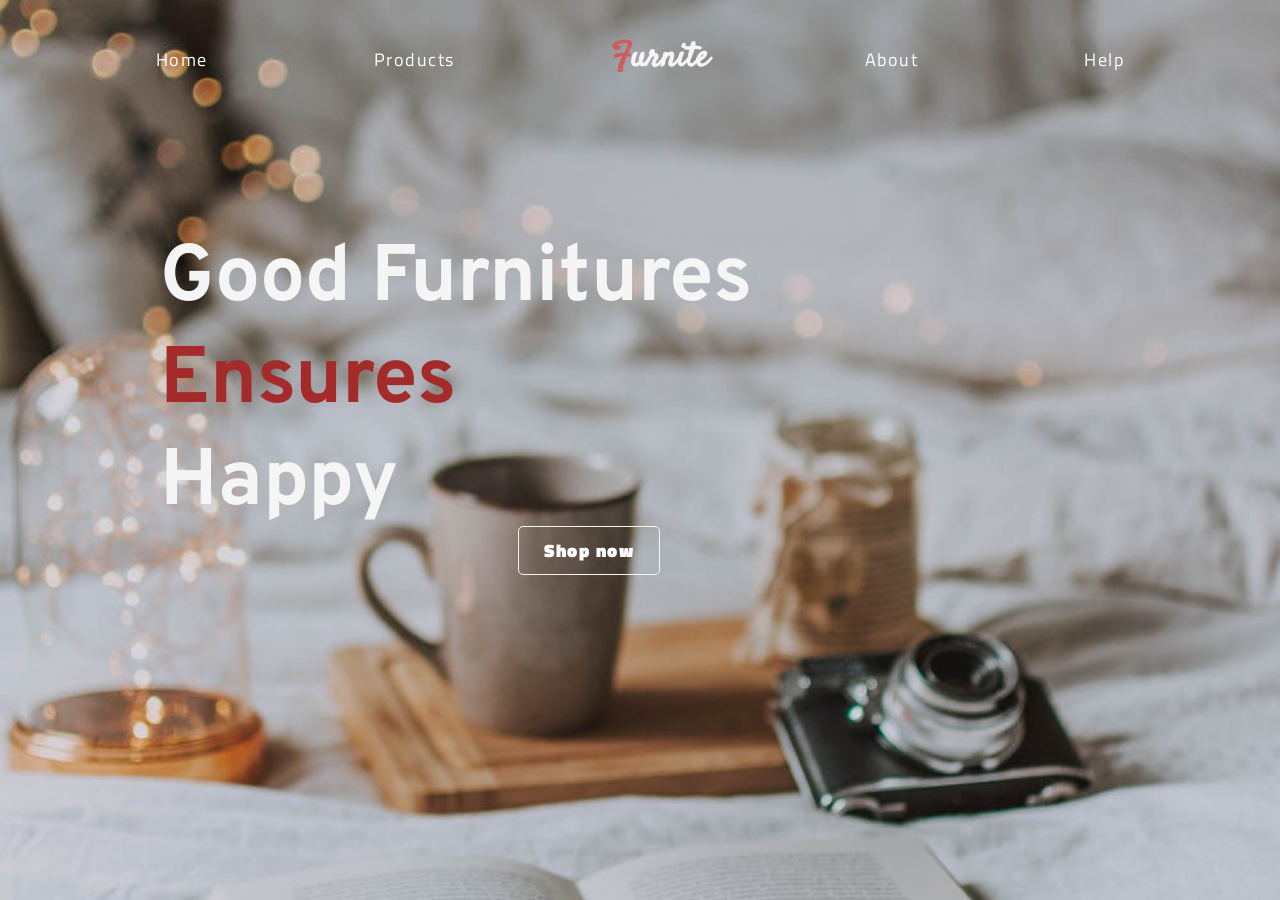
<file: index.html>
<!DOCTYPE html>
<html lang="en">

<head>
    <meta charset="UTF-8">
    <meta http-equiv="X-UA-Compatible" content="IE=edge">
    <meta name="viewport" content="width=device-width, initial-scale=1.0">
    <title>Furniture App</title>
    <link rel="stylesheet" href="style.css">
</head>

<body>
    <div class="container">
        <nav>
            <a href="index.html" class="left">Home</a>
            <a href="product.html" class="left">Products</a>
            <h3 class="furnite left"> <span>F</span>urnite</h3>
            <a href="#" class="left">About</a>
            <a href="#" class="left">Help</a>

        </nav>
        <section class="content">
            <h2>Good Furnitures <span class="en">Ensures </span>
                <div class="text">Good Living.</div>
            </h2>
            <a href="./product.html"><button class="shop">Shop now</button></a>

        </section>
    </div>
</body>
<script>
    var texts = ["Happylife.", "Goodliving.", "Peaceful Life."];
    var currentTextIndex = 0;
    var currentText = texts[currentTextIndex];
    var element = document.querySelector(".text");

    function typeText() {
        var text = currentText.substring(0, index);
        element.textContent = text;

        if (index === currentText.length) {
            setTimeout(eraseText, 1500);
        } else {
            index++;
            setTimeout(typeText, 200);
        }
    }

    function eraseText() {
        var text = currentText.substring(0, index);
        element.textContent = text;

        if (index === 0) {
            currentTextIndex = (currentTextIndex + 1) % texts.length;
            currentText = texts[currentTextIndex];
            setTimeout(typeText, 500);
        } else {
            index--;
            setTimeout(eraseText, 100);
        }
    }

    var index = 0;
    typeText();
</script>

</html>
</file>
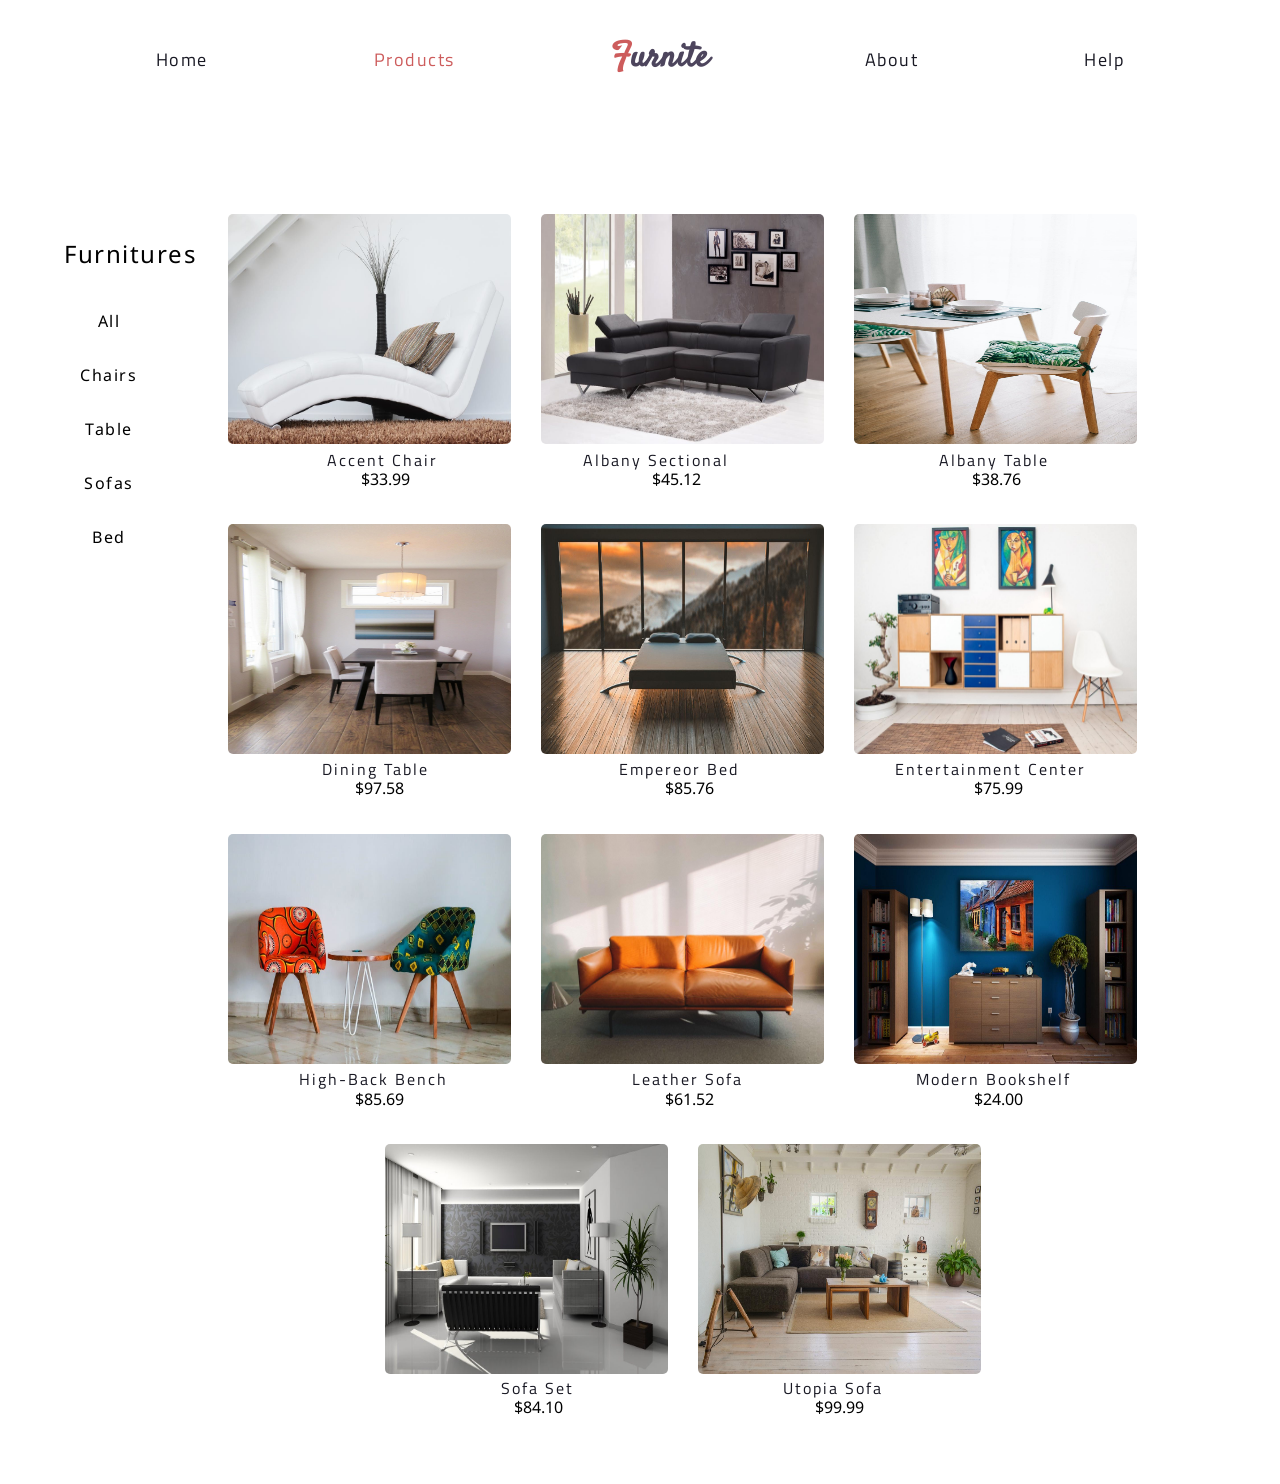
<file: product.html>
<!DOCTYPE html>
<html lang="en">

<head>
    <meta charset="UTF-8">
    <meta http-equiv="X-UA-Compatible" content="IE=edge">
    <meta name="viewport" content="width=device-width, initial-scale=1.0">
    <title>Products</title>
    <link rel="stylesheet" href="product.css">
</head>

<body>
    <nav>
        <a href="index.html" class="left">Home</a>
        <a href="#" class="left" id="red">Products</a>
        <h3 class="furnite left"> <span>F</span>urnite</h3>
        <a href="#" class="left">About</a>
        <a href="#" class="left">Help</a>
    </nav>

    <div class="items">
        <p class="furnites">Furnitures</p>
        <p class="variety">All</p>
        <p class="variety">Chairs</p>
        <p class="variety">Table</p>
        <p class="variety">Sofas</p>
        <p class="variety">Bed</p>
    </div>
    <div class="all">
        <div class="row1">
            <img src="Images/Accent Chair.jpeg" alt="" class="accentchair">
            <span class="accent">Accent Chair</span>
            <p class="ap">$33.99</p>
            <img src="Images/Albany Sectional.jpeg" alt="" class="albanysectional">
            <span class="albany">Albany Sectional</span>
            <p class="ab">$45.12</p>
            <img class="albanytable" src="Images/Albany Table.jpeg" alt="">
            <span class="alt">Albany Table</span>
            <p class="at">$38.76</p>

        </div>
        <div class="row2">
            <img src="Images/Dining Table.jpeg" alt="" class="diningtable">
            <span class="dining">Dining Table</span>
            <p class="dt">$97.58</p>

            <img src="Images/Empereor Bed.jpeg" alt="" class="emperorbed">
            <span class="emperor">Empereor Bed</span>
            <p class="em">$85.76</p>
            <img src="Images/Entertainment Center.jpeg" alt="" class="etc">
            <span class="ent">Entertainment Center</span>
            <p class="en">$75.99</p>

        </div>
        <div class="row3">
            <img src="Images/High-Back bench.jpeg" alt="" class="highbackbench">
            <span class="hbb">High-Back Bench</span>
            <p class="hb">$85.69</p>
            <img src="Images/Leather Sofa.jpeg" alt="" class="leathersofa">
            <span class="ls">Leather Sofa</span>
            <p class="ls" id="ls">$61.52</p>
            <img src="Images/Modern Bookshelf.jpeg" alt="" class="bookshelf">
            <span class="mb">Modern Bookshelf</span>
            <p class="mb" id="mb">$24.00</p>

        </div>
        <div class="row4">
            <img src="Images/Sofa Set.jpeg" alt="" class="sofaset">
            <span class="ss">Sofa Set</span>
            <p class="ss" id="ss">$84.10</p>
            <img src="Images/Utopia Sofa.jpeg" alt="" class="utopiasofa">
            <span class="us">Utopia Sofa</span>
            <p class="us" id="us">$99.99</p>
        </div>
    </div>
</body>
<script src="product.js"></script>

</html>
</file>
<file: style.css>
@import url('https://fonts.googleapis.com/css2?family=Open+Sans:wght@300&display=swap');
@import url('https://fonts.googleapis.com/css2?family=Dancing+Script:wght@700&family=Open+Sans:wght@300&display=swap');
@import url('https://fonts.googleapis.com/css2?family=Dancing+Script:wght@700&family=Open+Sans:wght@300&family=Titillium+Web:wght@300&display=swap');
@import url('https://fonts.googleapis.com/css2?family=Dancing+Script:wght@700&family=Open+Sans:wght@300&family=Satisfy&family=Titillium+Web:wght@300&display=swap');
@import url('https://fonts.googleapis.com/css2?family=Dancing+Script:wght@700&family=Open+Sans:wght@300&family=Overpass:ital,wght@1,700&family=Satisfy&family=Titillium+Web:wght@300&display=swap');

* {
    box-sizing: border-box;
}

body {
    overflow: hidden;
    margin: 0;
}

.container {
    width: 100%;
    height: 100vh;
    background-image: url('./Images/main-bcg.jpeg');
    background-repeat: no-repeat;
    background-position: center;
    background-size: cover;
}

nav {
    display: flex;
    justify-content: space-evenly;
    align-items: center;
}

nav a.left {
    text-decoration: none;
    color: #ffffff;
    font-size: 18px;
    font-family: 'Titillium Web', sans-serif;
    padding: 10px;
    letter-spacing: 1.5px;
}

nav a.left:hover {
    color: darkred;
    transition: 0.3s;
}

nav h3 {
    font-family: 'Satisfy', cursive;
    font-size: 34px;
    color: whitesmoke;

}

span {
    color: indianred;
}

.content {

    height: 40vh;
    max-width: 70%;
    position: relative;
    top: 5%;
    left: 12.5%;
}

.content h2 {
    color: whitesmoke;
    font-family: 'Overpass', sans-serif;
    font-size: 5rem;
}

span.en {
    color: brown;
}

.shop {
    background: transparent;
    color: #ffffff;
    font-family: 'Titillium Web', sans-serif;
    border: 1px solid whitesmoke;
    font-size: 18px;
    padding: 10px 25px;
    letter-spacing: 1.5px;
    font-weight: 1000;
    border-radius: 5px;
    cursor: pointer;
    position: absolute;
    left: 40%;
    bottom: 4%;
}

.shop:hover {
    background-color: #ffffff;
    color: orange;
    transition: 0.3s;
}

button a {
    text-decoration: none;
    color: #ffffff;
}

button a:hover {
    background-color: #ffffff;
    color: orange;
    transition: 0.3s;
}

button:hover {
    background-color: #ffffff;
    color: orange;
    transition: 0.3s;
}
</file>
<file: product.css>
@import url('https://fonts.googleapis.com/css2?family=Open+Sans:wght@300&display=swap');
@import url('https://fonts.googleapis.com/css2?family=Dancing+Script:wght@700&family=Open+Sans:wght@300&display=swap');
@import url('https://fonts.googleapis.com/css2?family=Dancing+Script:wght@700&family=Open+Sans:wght@300&family=Titillium+Web:wght@300&display=swap');
@import url('https://fonts.googleapis.com/css2?family=Dancing+Script:wght@700&family=Open+Sans:wght@300&family=Satisfy&family=Titillium+Web:wght@300&display=swap');
@import url('https://fonts.googleapis.com/css2?family=Dancing+Script:wght@700&family=Open+Sans:wght@300&family=Overpass:ital,wght@1,700&family=Satisfy&family=Titillium+Web:wght@300&display=swap');
@import url('https://fonts.googleapis.com/css2?family=Noto+Sans:wght@200;300;500&display=swap');
@import url('https://fonts.googleapis.com/css2?family=Dancing+Script:wght@700&family=Open+Sans:wght@300&family=Overpass:ital,wght@1,700&family=Satisfy&family=Titillium+Web:wght@300&display=swap');




* {
    box-sizing: border-box;
}

body {
    overflow-x: hidden;
    margin: 0;
}

nav {
    display: flex;
    justify-content: space-evenly;
    align-items: center;
}

nav a.left {
    text-decoration: none;
    color: #181823;
    font-size: 18px;
    font-family: 'Titillium Web', sans-serif;
    padding: 10px;
    letter-spacing: 1.5px;
}

nav a.left:hover {
    color: darkred;
    transition: 0.3s;
}

nav h3 {
    font-family: 'Satisfy', cursive;
    font-size: 34px;
    color: #4D455D;
}

span {
    color: indianred;
}

.all {
    display: flex;
    flex-direction: column;
    margin-left: 9%;
    padding: 50px 0;
    position: absolute;
    top: 16%;
    right: 10%;
}

.all img {
    width: 283px;
    height: 230px;
    margin: 20px 15px;
    border-radius: 5px;
    cursor: pointer;
}

.items {
    display: flex;
    flex-direction: column;
    justify-content: center;
    height: 60vh;
    position: relative;
    left: 5%;
}

.items p {
    font-family: 'Noto Sans', sans-serif;
    letter-spacing: 1.5px;
    cursor: pointer;
}

.furnites {
    font-family: 'Noto Sans', sans-serif;
    font-size: 1.5rem;
}

.row1 {
    display: flex;
    justify-content: center;
    align-items: center;
    margin-bottom: 40px;
}

.row1 span.accent {
    font-family: 'Titillium Web', sans-serif;
    position: absolute;
    bottom: 75.5%;
    right: 76%;
    letter-spacing: 2px;
    color: #181823;
}

.row1 p.ap {
    position: absolute;
    bottom: 73%;
    right: 79%;
    font-family: 'Noto Sans', sans-serif;
}

.row1 span.albany {
    font-family: 'Titillium Web', sans-serif;
    position: absolute;
    bottom: 75.5%;
    right: 45%;
    letter-spacing: 2px;
    color: #181823;
}

#red {
    color: indianred;
}

.row1 p.ab {
    position: absolute;
    bottom: 73%;
    right: 48%;
    font-family: 'Noto Sans', sans-serif;
}

.row1 span.alt {
    font-family: 'Titillium Web', sans-serif;
    position: absolute;
    bottom: 75.5%;
    right: 11%;
    letter-spacing: 2px;
    color: #181823;
}

.row1 p.at {
    position: absolute;
    bottom: 73%;
    right: 14%;
    font-family: 'Noto Sans', sans-serif;

}

.row2 {
    display: flex;
    justify-content: center;
    align-items: center;
    margin-bottom: 40px;
}

.row2 span.dining {
    font-family: 'Titillium Web', sans-serif;
    position: absolute;
    bottom: 52.5%;
    right: 77%;
    letter-spacing: 2px;
    color: #181823;
}

.row2 p.dt {
    position: absolute;
    bottom: 49.9%;
    right: 79.7%;
    font-family: 'Noto Sans', sans-serif;
}

.row2 span.emperor {
    font-family: 'Titillium Web', sans-serif;
    position: absolute;
    bottom: 52.5%;
    right: 44%;
    letter-spacing: 2px;
    color: #181823;
}

.row2 p.em {
    position: absolute;
    bottom: 49.9%;
    right: 46.7%;
    font-family: 'Noto Sans', sans-serif;
}

.row2 span.ent {
    font-family: 'Titillium Web', sans-serif;
    position: absolute;
    bottom: 52.5%;
    right: 7%;
    letter-spacing: 2px;
    color: #181823;
}

.row2 p.en {
    position: absolute;
    bottom: 49.9%;
    right: 13.7%;
    font-family: 'Noto Sans', sans-serif;
}



.row3 {
    display: flex;
    justify-content: center;
    align-items: center;
    margin-bottom: 40px;
}

.row3 span.hbb {
    font-family: 'Titillium Web', sans-serif;
    position: absolute;
    bottom: 29.3%;
    right: 75%;
    letter-spacing: 2px;
    color: #181823;
}

.row3 p.hb {
    position: absolute;
    bottom: 26.7%;
    right: 79.7%;
    font-family: 'Noto Sans', sans-serif;
}

.row3 span.ls {
    font-family: 'Titillium Web', sans-serif;
    position: absolute;
    bottom: 29.3%;
    right: 43.6%;
    letter-spacing: 2px;
    color: #181823;
}

.row3 p.ls {
    position: absolute;
    bottom: 26.7%;
    right: 46.7%;
    font-family: 'Noto Sans', sans-serif;
}

.row3 span.mb {
    font-family: 'Titillium Web', sans-serif;
    position: absolute;
    bottom: 29.3%;
    right: 8.6%;
    letter-spacing: 2px;
    color: #181823;
}

.row3 p.mb {
    position: absolute;
    bottom: 26.7%;
    right: 13.7%;
    font-family: 'Noto Sans', sans-serif;
}

.row4 {
    display: flex;
    justify-content: center;
    align-items: center;
    margin-bottom: 40px;
}

.row4 span.ss {
    font-family: 'Titillium Web', sans-serif;
    position: absolute;
    bottom: 6.3%;
    right: 61.6%;
    letter-spacing: 2px;
    color: #181823;
}

.row4 p.ss {
    position: absolute;
    bottom: 3.7%;
    right: 62.7%;
    font-family: 'Noto Sans', sans-serif;
}

.row4 span.us {
    font-family: 'Titillium Web', sans-serif;
    position: absolute;
    bottom: 6.3%;
    right: 28.6%;
    letter-spacing: 2px;
    color: #181823;
}

.row4 p.us {
    position: absolute;
    bottom: 3.7%;
    right: 30.7%;
    font-family: 'Noto Sans', sans-serif;
}

.items .variety {

    width: 7%;
    display: flex;
    justify-content: center;
    align-items: center;
    border-radius: 7px;
}

.items .variety:hover {
    background-color: #d0effd;
    transition: 0.2s;
}

.ssactivename {
    position: absolute;
    bottom: 75.5%;
    right: 45.5%;
}

.ssactiveprice {
    position: absolute;
    bottom: 73%;
    right: 47%;
}
</file>
